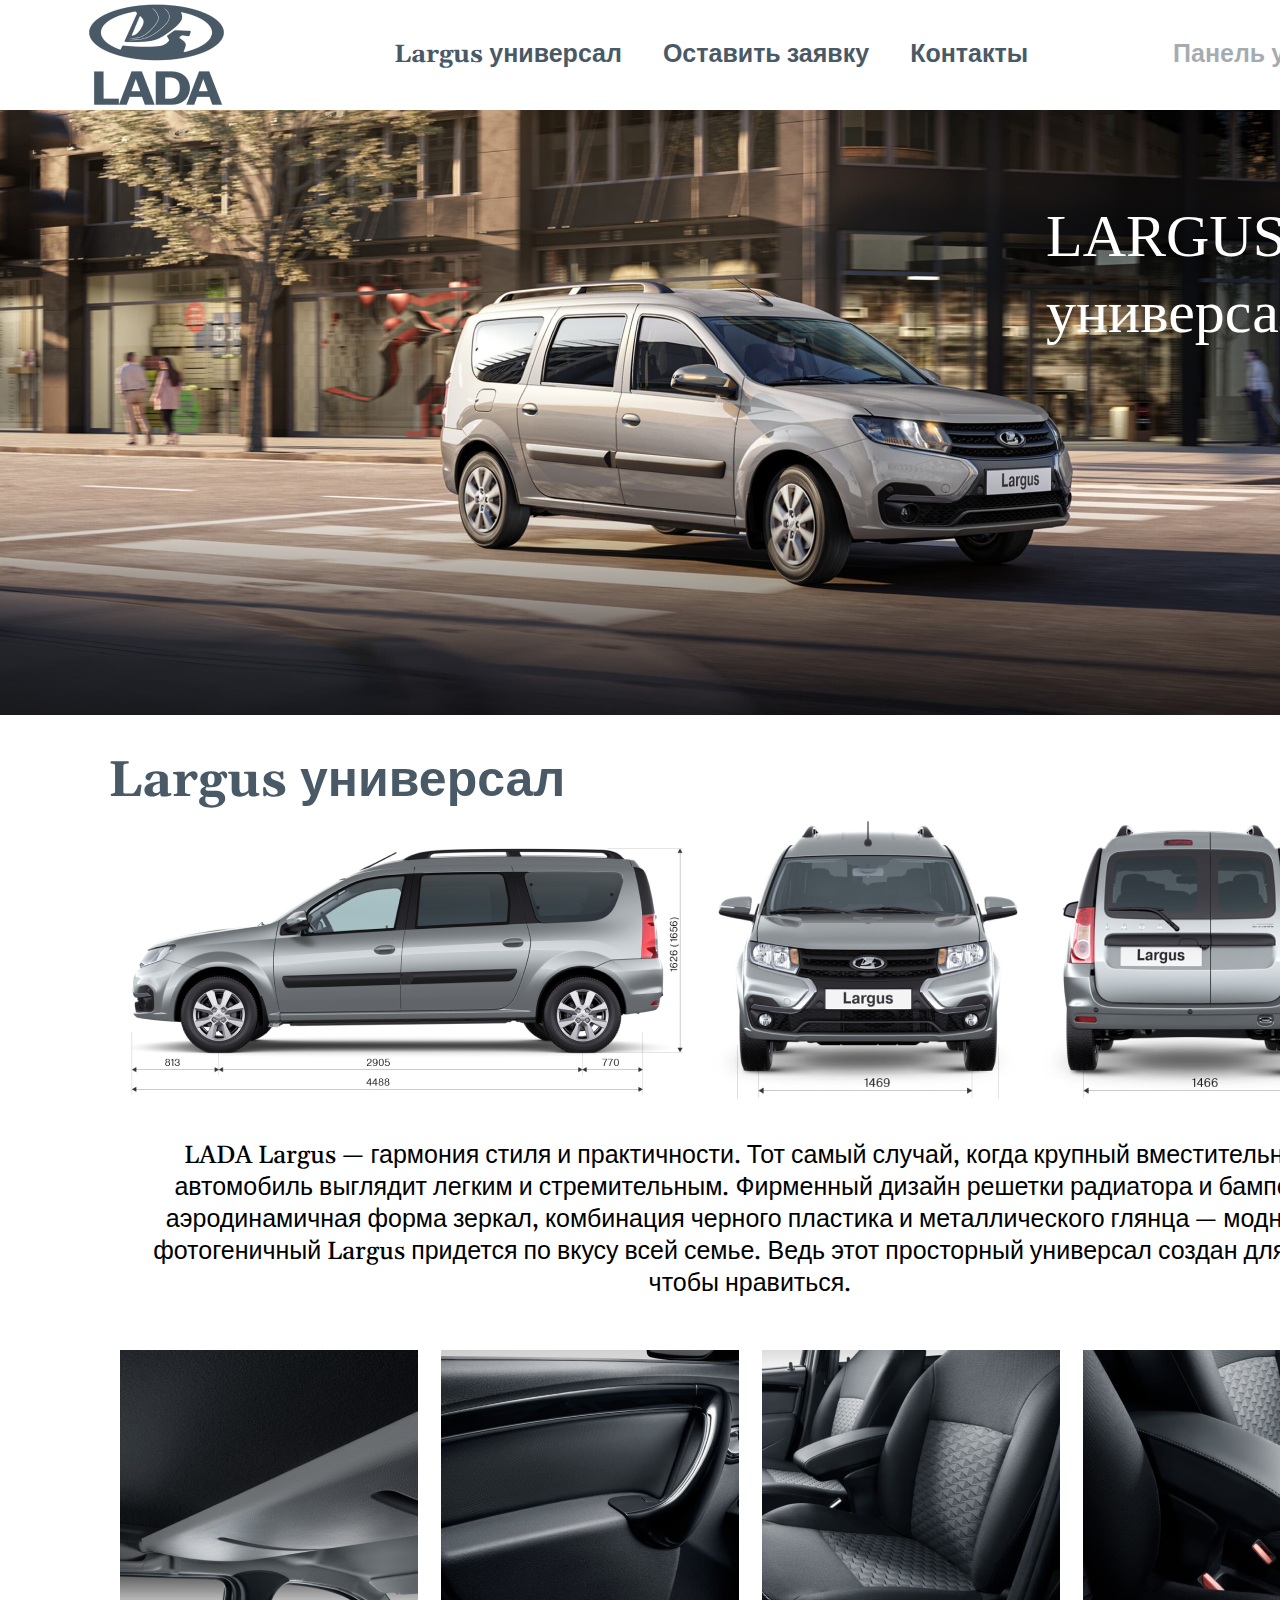
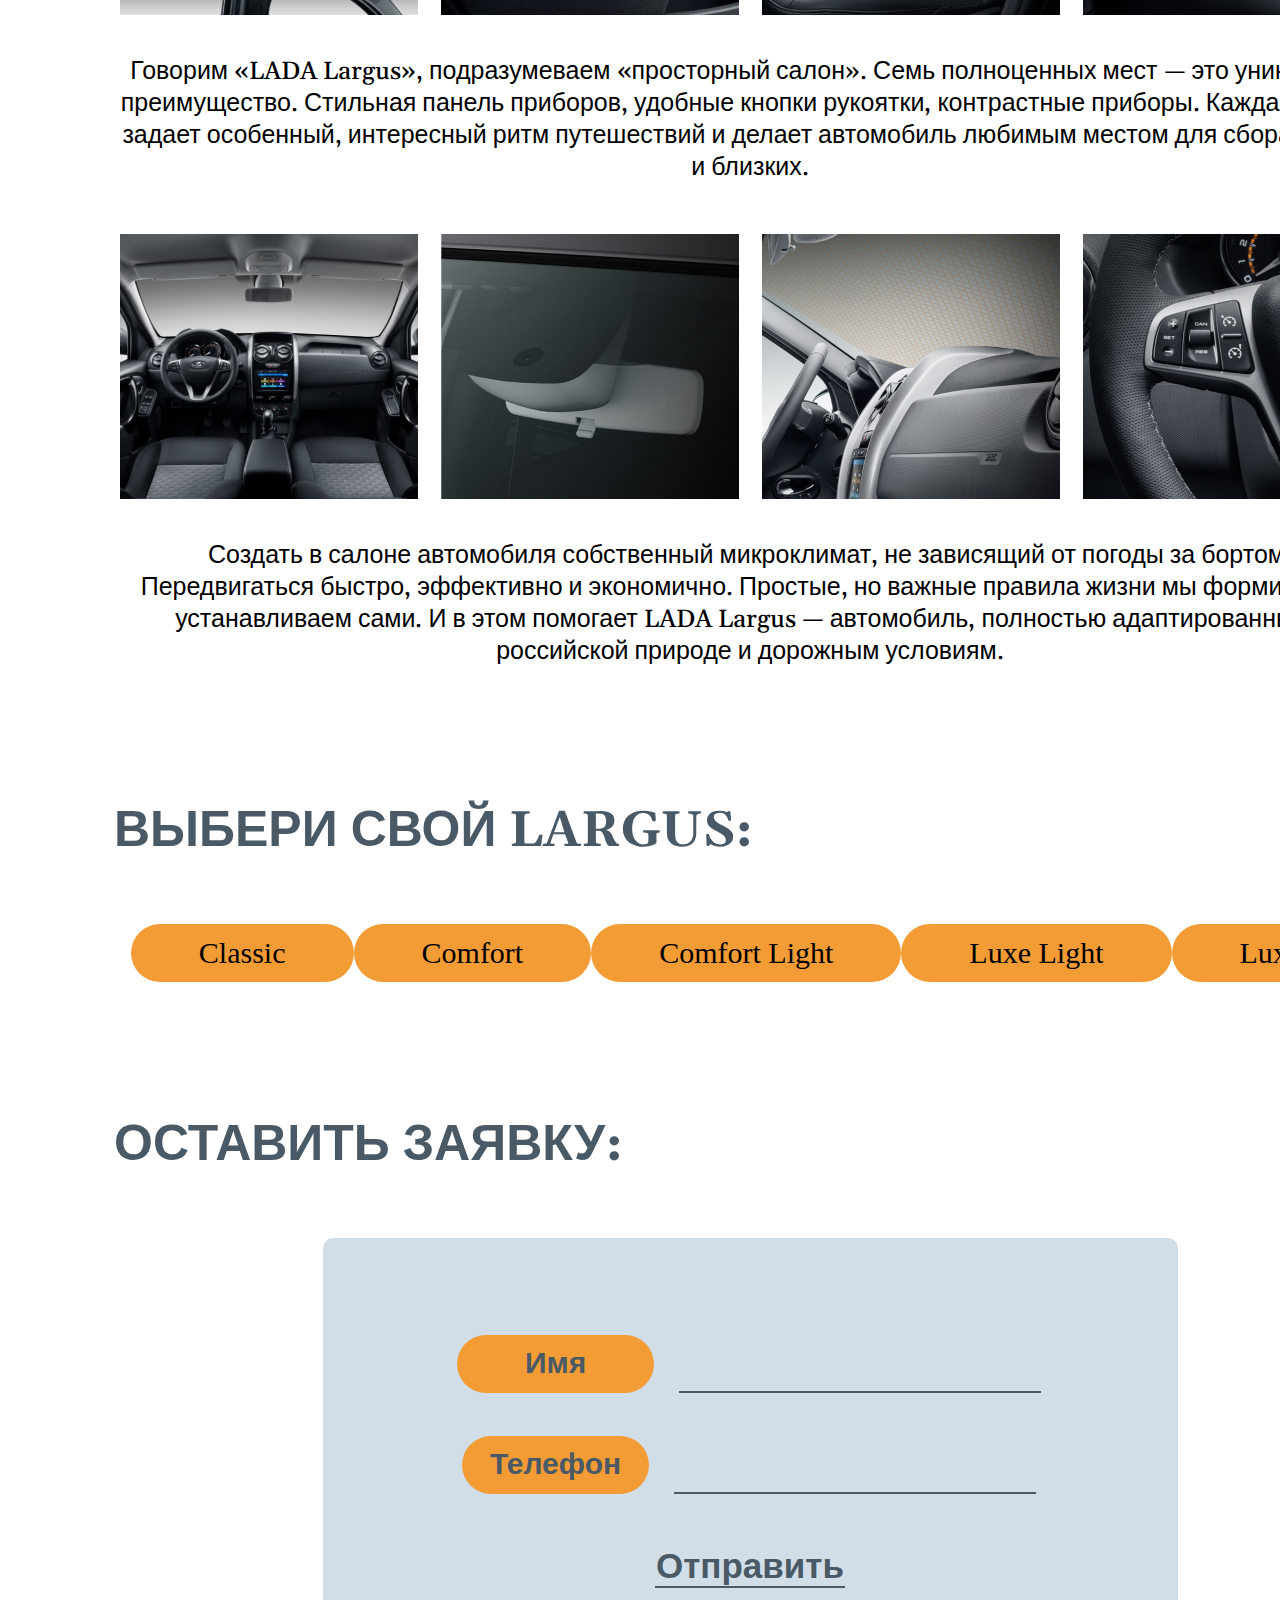
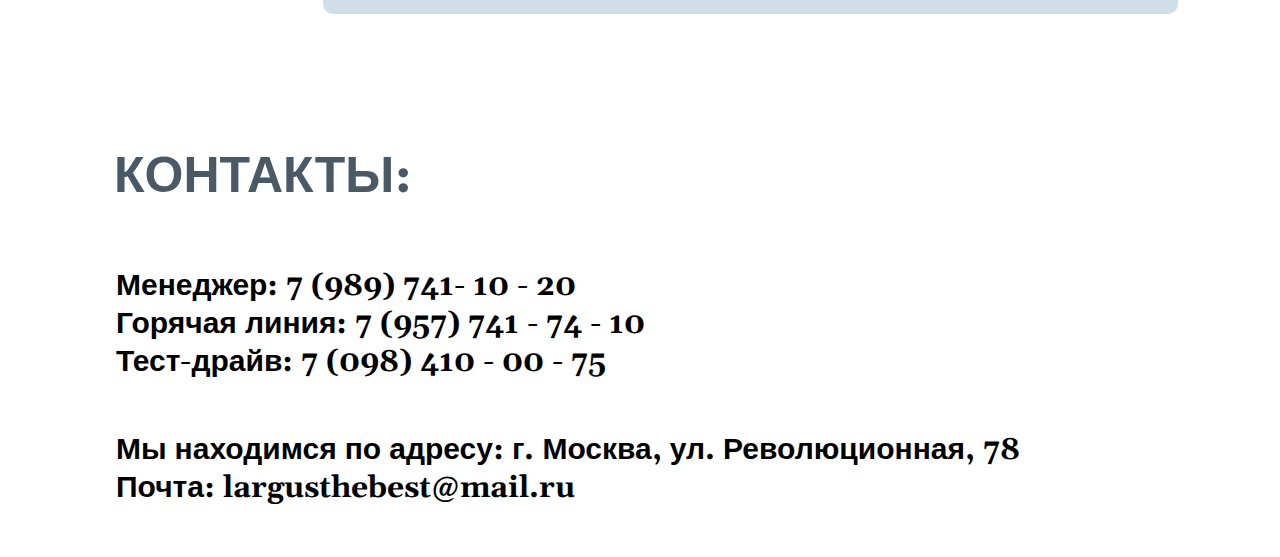
<file: Frame-1/index.html>
<!DOCTYPE html>
<html lang="ru">

<head>
  <meta charset="UTF-8">
  <meta http-equiv="X-UA-Compatible" content="IE=edge">
  <meta name="viewport" content="width=device-width, initial-scale=1.0">
  <link rel="stylesheet" href="sass/main.css">
  <title>Largus</title>
</head>

<body>
  <header class="header">
    <img src="../img/lada_logo.png" alt="lada-logo">
    <ul class="header__list">
      <li><a class="header__list-link" href="#largus">Largus универсал</a></li>
      <li><a class="header__list-link" href="">Оставить заявку</a></li>
      <li><a class="header__list-link" href="#contacts">Контакты</a></li>
      <li class="header__last-child"><a class="header__last-link" href="../Frame-3/index.html">Панель управления</a>
      </li>
    </ul>
  </header>
  <main>
    <div class="container">
      <section class="largus-img">
        <div class="largus-img__block">
          <h1>LARGUS <br>
            универсал</h1>
          <img src="../img/largus_clear_img.png" alt="largus_img">
        </div>
      </section>
      <section id="largus" class="largus-description">
        <h2>Largus универсал</h2>
        <div class="largus-description__block">
          <div class="largus_profile">
            <img src="../img/largus_img2.png" alt="largus_profile">
          </div>
          <div class="largus_enface">
            <img src="../img/largus_img3.png" alt="largus_enface">
          </div>
        </div>
        <p>LADA Largus — гармония стиля и практичности. Тот самый случай, когда крупный вместительный автомобиль
          выглядит легким и
          стремительным. Фирменный дизайн решетки радиатора и бампера, аэродинамичная форма зеркал, комбинация черного
          пластика и
          металлического глянца — модный и фотогеничный Largus придется по вкусу всей семье. Ведь этот просторный
          универсал создан
          для того, чтобы нравиться.</p>
        <div class="largus-description__block-img">
          <img src="../img/salon_img1.png" alt="salon_img1">
          <img src="../img/salon_img2.png" alt="salon_img2">
          <img src="../img/salon_img3.png" alt="salon_img3">
          <img src="../img/salon_img4.png" alt="salon_img4">
        </div>
        <p>Говорим «LADA Largus», подразумеваем «просторный салон». Семь полноценных мест — это уникальное преимущество.
          Стильная
          панель приборов, удобные кнопки рукоятки, контрастные приборы. Каждая деталь задает особенный, интересный ритм
          путешествий и делает автомобиль любимым местом для сбора друзей и близких.</p>
        <div class="largus-description__block-img">
          <img src="../img/salon_img5.png" alt="salon_img5">
          <img src="../img/salon_img6.png" alt="salon_img6">
          <img src="../img/salon_img7.png" alt="salon_img7">
          <img src="../img/salon_img8.png" alt="salon_img8">
        </div>
        <p>Создать в салоне автомобиля собственный микроклимат, не зависящий от погоды за бортом. Передвигаться быстро,
          эффективно
          и экономично. Простые, но важные правила жизни мы формируем и устанавливаем сами. И в этом помогает LADA
          Largus —
          автомобиль, полностью адаптированный к российской природе и дорожным условиям.</p>
      </section>
      <section class="select-largus">
        <h2>ВЫБЕРИ СВОЙ LARGUS:</h2>
        <div class="select-largus__block-btn">
          <a class="select-largus__btn classic">Classic</a>
          <a class="select-largus__btn comfort">Comfort</a>
          <a class="select-largus__btn comfort-light">Comfort Light</a>
          <a class="select-largus__btn luxe-light">Luxe Light</a>
          <a class="select-largus__btn luxe">Luxe</a>
        </div>
        <h2>ОСТАВИТЬ ЗАЯВКУ:</h2>
        <form class="select-largus__form" action="index.html">
          <div class="select-largus__form-block">
            <div class="select-largus__name">
              <div class="select-largus__form-up">Имя</div>
              <input class="select-largus__input" type="text">
            </div>
            <div class="select-largus__phone">
              <div class="select-largus__form-down">Телефон</div>
              <input class="select-largus__input" type="text">
            </div>
          </div>
          <input type="button" class="select-largus__input-send" value="Отправить">
        </form>
      </section>
    </div>
  </main>
  <footer id="contacts" class="footer">
    <h2>КОНТАКТЫ:</h2>
    <div class="footer__contacts-block">
      <p>Менеджер: 7 (989) 741- 10 - 20</p>
      <p>Горячая линия: 7 (957) 741 - 74 - 10</p>
      <p>Тест-драйв: 7 (098) 410 - 00 - 75</p>
    </div>
    <div class="footer__adress-block">
      <p>Мы находимся по адресу: г. Москва, ул. Революционная, 78</p>
      <p>Почта: largusthebest@mail.ru</p>
    </div>
  </footer>
  <div class="modal">
    <div class="modal__body">
      <div class="modal__img-block">
        <div class="modal__close class"></div>
        <h1>LARGUS CLASSIC</h1>
        <p class="modal__litr">1.6 л 8-кл. (90 л.с.)</p>
        <ul class="modal__list">
          <li>Подушка безопасности <br> водителя</li>
          <li>Аудиоподготовка</li>
          <li>15'' стальные диски</li>
          <li>Кондиционер в пакете Start <br> Plus</li>
        </ul>
        <p class="modal__price">от 1 300 900 ₽</p>
        <img src="../img/largus_clear_img.png" alt="largus_img">
      </div>
    </div>
  </div>
  <div class="modal modal-comfort">
    <div class="modal__body">
      <div class="modal__img-block">
        <div class="modal__close com"></div>
        <h1>LARGUS COMFORT</h1>
        <p class="modal__litr">1.6 л 8-кл. (90 л.с.)/1.6 л (106 л.с.)</p>
        <ul class="modal__list">
          <li>Подогрев передних <br> сидений 3х уровневый</li>
          <li>Электропривод и обогрев <br> наружных зеркал</li>
          <li>Кондиционер</li>
          <li>Обогрев ветрового стекла в <br> пакете Multimedia Winter</li>
        </ul>
        <p class="modal__price">от 1 377 900 ₽</p>
        <img src="../img/largus_clear_img.png" alt="largus_img">
      </div>
    </div>
  </div>
  <div class="modal modal-com-light">
    <div class="modal__body">
      <div class="modal__img-block">
        <div class="modal__close com-light"></div>
        <h1>LARGUS COMFORT LIGHT</h1>
        <p class="modal__litr">1.6 л 8-кл. (90 л.с.)/1.6 л (106 л.с.)</p>
        <ul class="modal__list">
          <li>Подогрев передних <br> сидений 3х уровневый</li>
          <li>Электропривод и обогрев <br> наружных зеркал</li>
          <li>Кондиционер</li>
          <li>Аудиоподготовка</li>
        </ul>
        <p class="modal__price">от 1 388 900 ₽</p>
        <img src="../img/largus_clear_img.png" alt="largus_img">
      </div>
    </div>
  </div>
  <div class="modal modal-light-luxe">
    <div class="modal__body">
      <div class="modal__img-block">
        <div class="modal__close light-luxe"></div>
        <h1>LARGUS LIGHT LUXE</h1>
        <p class="modal__litr">1.6 л (106 л.с.)</p>
        <ul class="modal__list">
          <li>Датчики парковки</li>
          <li>Датчики дождя и света</li>
          <li>Круиз-контроль и <br> ограничитель скорости</li>
          <li>Обогрев ветрового стекла в <br> пакете Prestige</li>
        </ul>
        <p class="modal__price">от 1 451 900 ₽</p>
        <img src="../img/largus_clear_img.png" alt="largus_img">
      </div>
    </div>
  </div>
  <div class="modal modal-luxe">
    <div class="modal__body">
      <div class="modal__img-block">
        <div class="modal__close luxe-close"></div>
        <h1>LARGUS LUXE</h1>
        <p class="modal__litr">1.6 л (106 л.с.)</p>
        <ul class="modal__list">
          <li>Камера заднего вида</li>
          <li>Датчики дождя и света</li>
          <li>Круиз-контроль и <br> ограничитель скорости</li>
          <li>Обогрев ветрового стекла в <br> пакете Prestige</li>
        </ul>
        <p class="modal__price">от 1 300 900 ₽</p>
        <img src="../img/largus_clear_img.png" alt="largus_img">
      </div>
    </div>
  </div>
  <div class="modal-wait">
    <div class="modal-wait__body">
      <div class="modal-wait__block">
        <div class="modal-wait__close"></div>
        <p>С Вами свяжется наш менеджер в течение 30 минут. Ожидайте, пожалуйста!</p>
      </div>
    </div>
  </div>
  <script src="../js/script.js"></script>
</body>

</html>
</file>
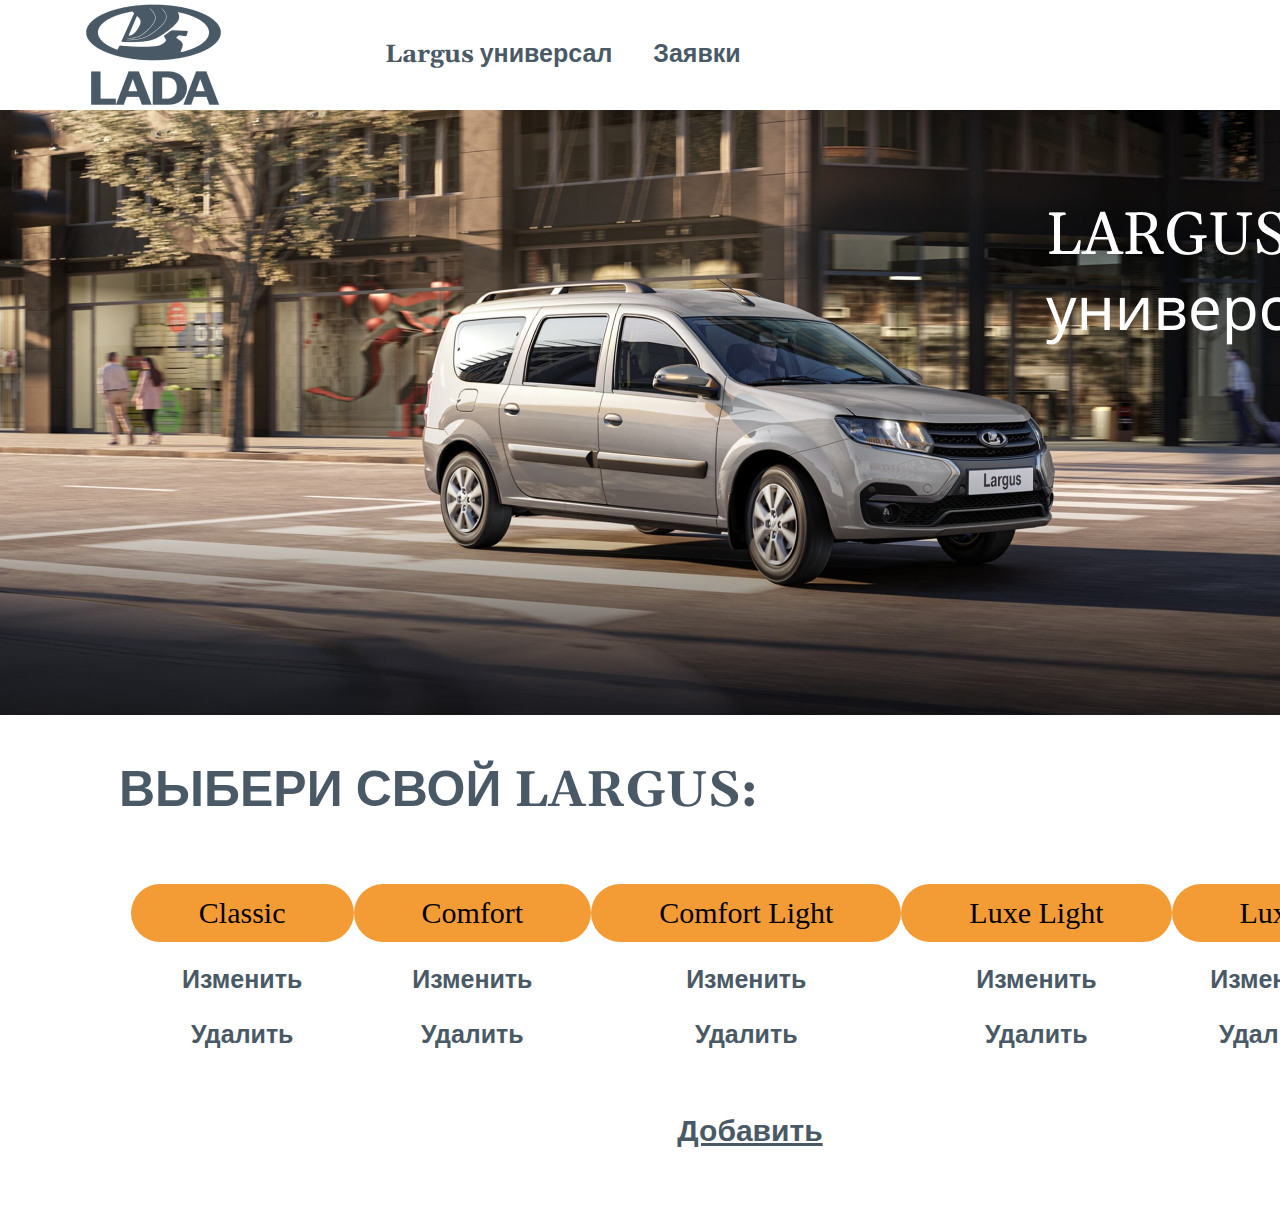
<file: Frame-2/index.html>
<!DOCTYPE html>
<html lang="ru">

<head>
  <meta charset="UTF-8">
  <meta http-equiv="X-UA-Compatible" content="IE=edge">
  <meta name="viewport" content="width=device-width, initial-scale=1.0">
  <link rel="stylesheet" href="sass/style.css">
  <title>Applications</title>
</head>

<body>
  <header class="header">
    <img src="../img/lada_logo.png" alt="lada-logo">
    <ul class="header__list">
      <li><a class="header__list-link" href="">Largus универсал</a></li>
      <li><a class="header__list-link" href="">Заявки</a></li>
      <li class="header__last-child"><a class="header__last-link" href="../Frame-1/index.html">Выйти</a>
      </li>
    </ul>
  </header>
  <main class="main">
    <div class="container">
      <section class="largus-img">
        <div class="largus-img__block">
          <img src="../img/largus_img.png" alt="largus_img">
        </div>
      </section>
      <section class="select-largus">
        <h2>ВЫБЕРИ СВОЙ LARGUS:</h2>
        <div class="select-largus__block-btn">
          <div class="select-largus__block">
            <a class="select-largus__btn classic">Classic</a>
            <a class="select-largus__change" href="">Изменить</a>
            <a class="select-largus__change" href="">Удалить</a>
          </div>
          <div class="select-largus__block">
            <a class="select-largus__btn comfort">Comfort</a>
            <a class="select-largus__change" href="">Изменить</a>
            <a class="select-largus__change" href="">Удалить</a>
          </div>
          <div class="select-largus__block">
            <a class="select-largus__btn comfort-light">Comfort Light</a>
            <a class="select-largus__change" href="">Изменить</a>
            <a class="select-largus__change" href="">Удалить</a>
          </div>
          <div class="select-largus__block">
            <a class="select-largus__btn luxe-light">Luxe Light</a>
            <a class="select-largus__change" href="">Изменить</a>
            <a class="select-largus__change" href="">Удалить</a>
          </div>
          <div class="select-largus__block">
            <a class="select-largus__btn luxe">Luxe</a>
            <a class="select-largus__change" href="">Изменить</a>
            <a class="select-largus__change" href="">Удалить</a>
          </div>
        </div>
        <p><a class="select-largus__add" href="../add/index.html">Добавить</a></p>
      </section>
    </div>
  </main>
</body>

</html>
</file>
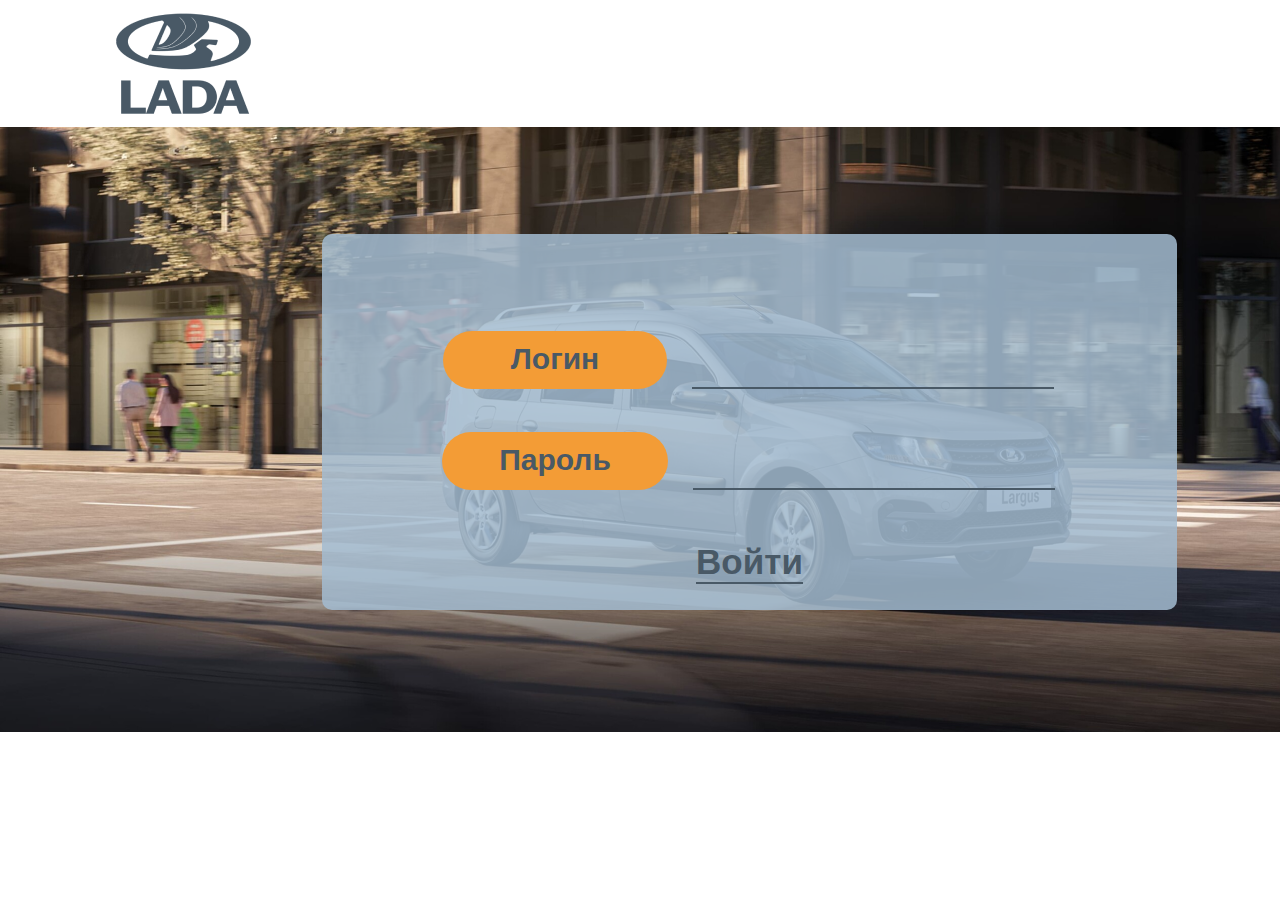
<file: Frame-3/index.html>
<!DOCTYPE html>
<html lang="ru">

<head>
  <meta charset="UTF-8">
  <meta http-equiv="X-UA-Compatible" content="IE=edge">
  <meta name="viewport" content="width=device-width, initial-scale=1.0">
  <link rel="stylesheet" href="sass/style.css">
  <title>Control Panel</title>
</head>

<body>
  <header class="header">
    <img src="../img/lada_logo.png" alt="lada_logo">
  </header>
  <main>
    <section class="entrance">
      <div class="entrance__img-block">
        <img src="../img/largus_clear_img.png" alt="largus_img">
        <form class="entrance__form" action="">
          <div class="entrance__form-block">
            <div class="entrance__login">
              <div class="entrance__form-up">Логин</div>
              <input class="entrance__input" type="text">
            </div>
            <div class="entrance__password">
              <div class="entrance__form-down">Пароль</div>
              <input class="entrance__input" type="text">
            </div>
          </div>
          <input class="entrance__input-signin" type="button" value="Войти">
        </form>
      </div>

    </section>
  </main>
</body>

</html>
</file>
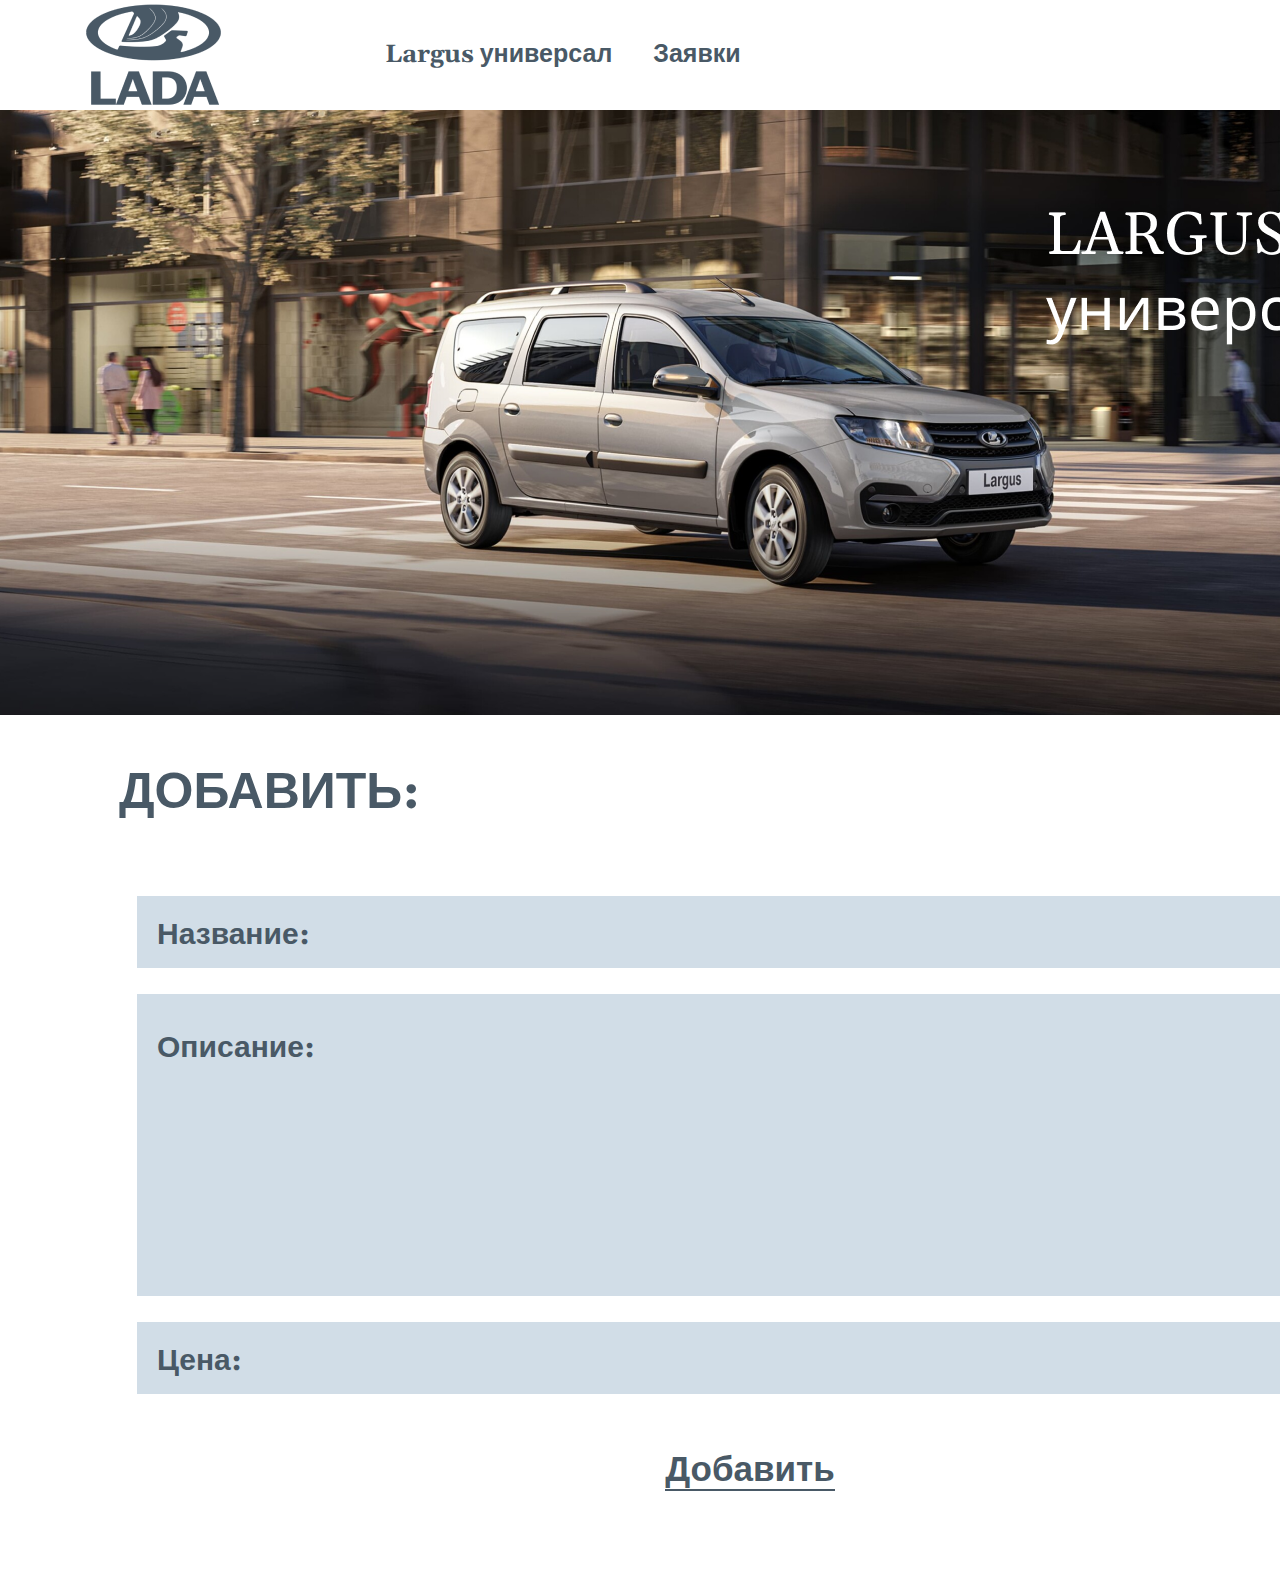
<file: Frame-4/index.html>
<!DOCTYPE html>
<html lang="ru">

<head>
  <meta charset="UTF-8">
  <meta http-equiv="X-UA-Compatible" content="IE=edge">
  <meta name="viewport" content="width=device-width, initial-scale=1.0">
  <link rel="stylesheet" href="sass/style.css">
  <title>Add</title>
</head>

<body>
  <header class="header">
    <img src="../img/lada_logo.png" alt="lada-logo">
    <ul class="header__list">
      <li><a class="header__list-link" href="">Largus универсал</a></li>
      <li><a class="header__list-link" href="">Заявки</a></li>
      <li class="header__last-child"><a class="header__last-link" href="../Frame-1/index.html">Выйти</a>
      </li>
    </ul>
  </header>
  <main class="main">
    <div class="container">
      <section class="largus-img">
        <div class="largus-img__block">
          <img src="../img/largus_img.png" alt="largus_img">
        </div>
      </section>
      <section class="largus-add">
        <h1>ДОБАВИТЬ:</h1>
        <div class="largus-add__form-block">
          <form action="" class="largus-add__form">
            <input class="largus-add__name" type="text" placeholder="Название:">
            <input class="largus-add__description" type="text" placeholder="Описание:">
            <input class="largus-add__price" type="text" placeholder="Цена:">
          </form>
          <div class="largus-add__input-block">
            <input class="largus-add__input-add" type="button" value="Добавить">
          </div>
        </div>
      </section>
    </div>
  </main>
</body>

</html>
</file>
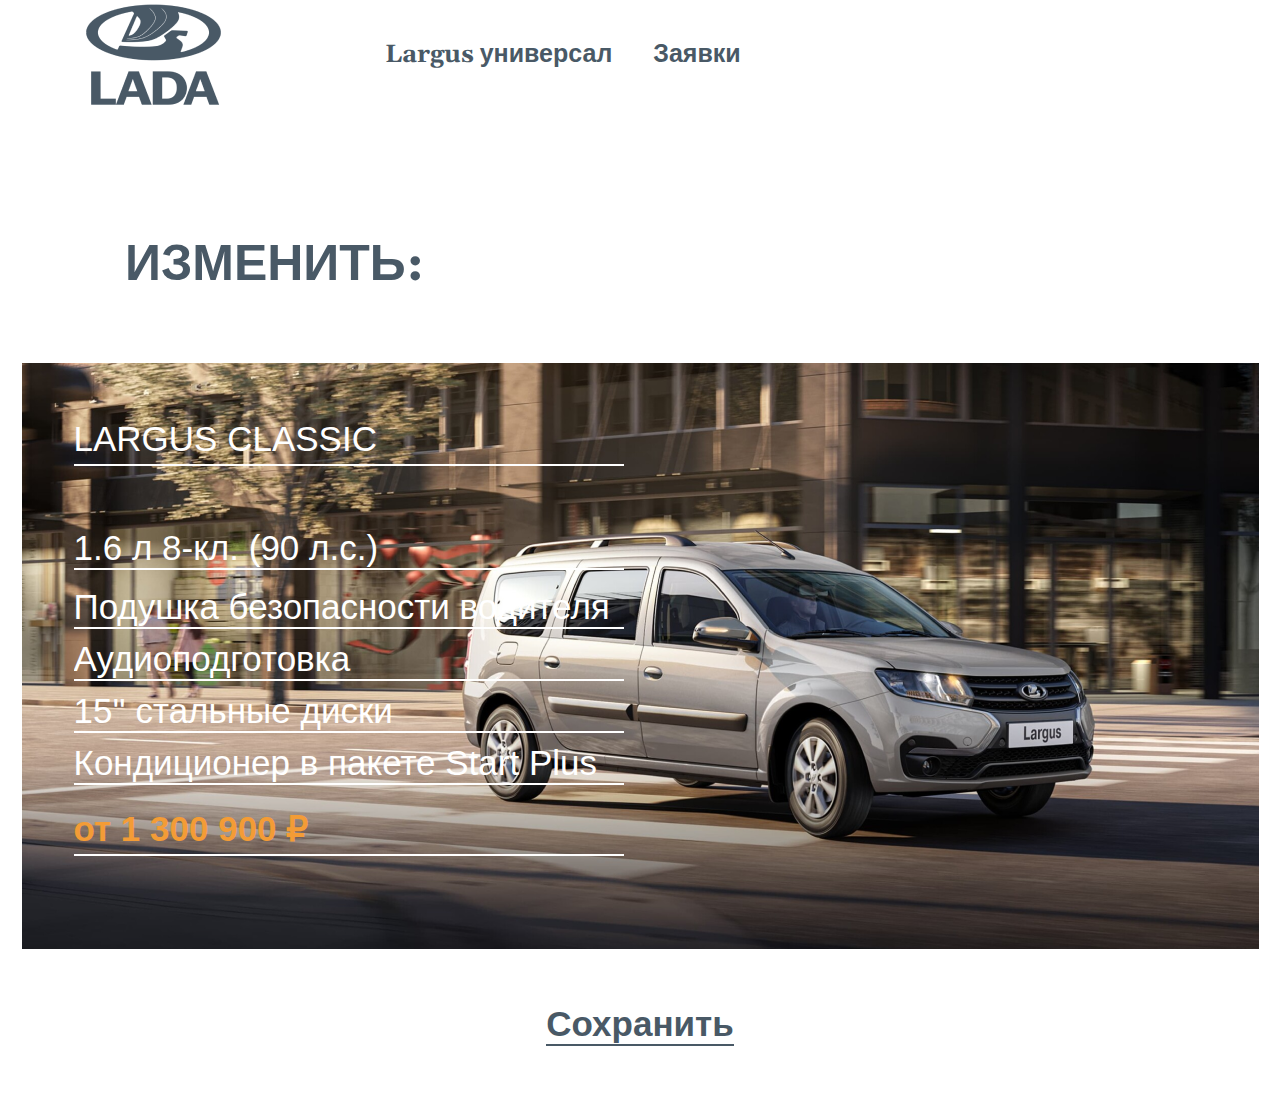
<file: Frame-5/index.html>
<!DOCTYPE html>
<html lang="ru">

<head>
  <meta charset="UTF-8">
  <meta http-equiv="X-UA-Compatible" content="IE=edge">
  <meta name="viewport" content="width=device-width, initial-scale=1.0">
  <link rel="stylesheet" href="sass/style.css">
  <title>Change</title>
</head>

<body>
  <header class="header">
    <img src="../img/lada_logo.png" alt="lada-logo">
    <ul class="header__list">
      <li><a class="header__list-link" href="">Largus универсал</a></li>
      <li><a class="header__list-link" href="">Заявки</a></li>
      <li class="header__last-child"><a class="header__last-link" href="../Frame-1/index.html">Выйти</a>
      </li>
    </ul>
  </header>
  <main>
    <section class="largus-change">
      <h1>ИЗМЕНИТЬ:</h1>
      <form class="largus-change__img-block">
        <input type="text" class="largus-change__type" placeholder="LARGUS CLASSIC">
        <input type="text" class="largus-change__litr" placeholder="1.6 л 8-кл. (90 л.с.)">
        <ul class="largus-change__list">
          <input class="largus-change__input" type="text" placeholder="Подушка безопасности водителя">
          <input class="largus-change__input" type="text" placeholder="Аудиоподготовка">
          <input class="largus-change__input" type="text" placeholder="15'' стальные диски">
          <input class="largus-change__input" type="text" placeholder="Кондиционер в пакете Start Plus">
        </ul>
        <input type="text" class="largus-change__price" placeholder="от 1 300 900 ₽">
        <img src="../img/largus_clear_img.png" alt="largus_img">
      </form>
      <div class="largus-change__input-block">
        <input type="button" value="Сохранить" class="largus-change__input-save">
      </div>
    </section>
  </main>
</body>

</html>
</file>
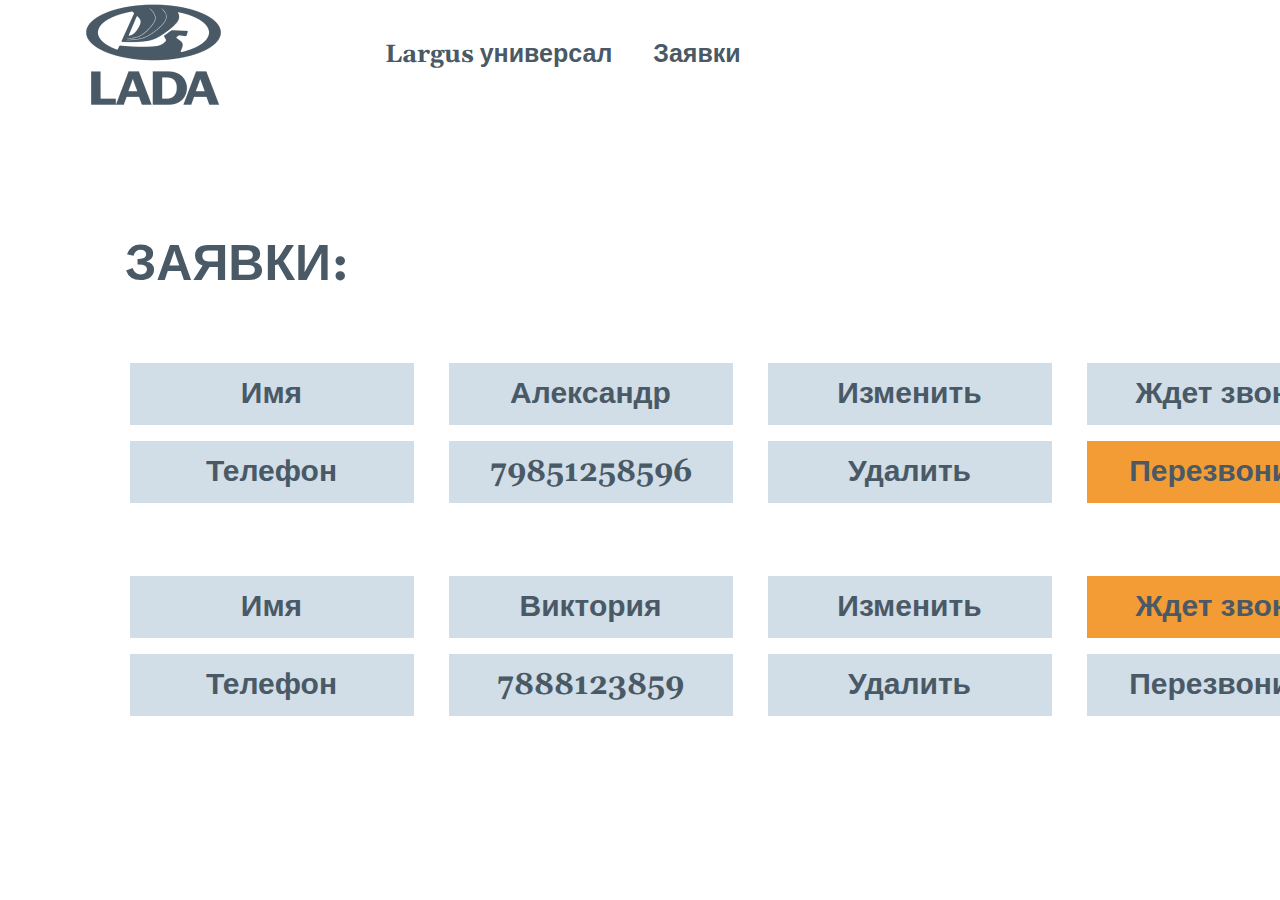
<file: Frame-6/index.html>
<!DOCTYPE html>
<html lang="ru">

<head>
  <meta charset="UTF-8">
  <meta http-equiv="X-UA-Compatible" content="IE=edge">
  <meta name="viewport" content="width=device-width, initial-scale=1.0">
  <link rel="stylesheet" href="sass/style.css">
  <title>Add-applications</title>
</head>

<body>
  <header class="header">
    <img src="../img/lada_logo.png" alt="lada-logo">
    <ul class="header__list">
      <li><a class="header__list-link" href="">Largus универсал</a></li>
      <li><a class="header__list-link" href="">Заявки</a></li>
      <li class="header__last-child"><a class="header__last-link" href="../Frame-1/index.html">Выйти</a>
      </li>
    </ul>
  </header>
  <main>
    <div class="container">
      <section class="applic">
        <h1>ЗАЯВКИ:</h1>
        <div class="applic__main-block">
          <div class="applic__first-block">
            <div class="applic__block">Имя</div>
            <div class="applic__block">Александр</div>
            <div class="applic__block"><a class="applic__change" href="../change-applications/index.html">Изменить</a>
            </div>
            <div class="applic__block">Ждет звонка</div>
          </div>
          <div class="applic__second-block">
            <div class="applic__block">Телефон</div>
            <div class="applic__block">79851258596</div>
            <div class="applic__block"><a class="applic__del" href="">Удалить</a></div>
            <div class="applic__block orange">Перезвонили</div>
          </div>
        </div>
        <div class="applic__main-block">
          <div class="applic__first-block">
            <div class="applic__block">Имя</div>
            <div class="applic__block">Виктория</div>
            <div class="applic__block"><a class="applic__change" href="../change-applications/index.html">Изменить</a>
            </div>
            <div class="applic__block orange">Ждет звонка</div>
          </div>
          <div class="applic__second-block">
            <div class="applic__block">Телефон</div>
            <div class="applic__block">7888123859</div>
            <div class="applic__block"><a class="applic__del" href="">Удалить</a></div>
            <div class="applic__block">Перезвонили</div>
          </div>
        </div>
      </section>
    </div>
  </main>
</body>

</html>
</file>
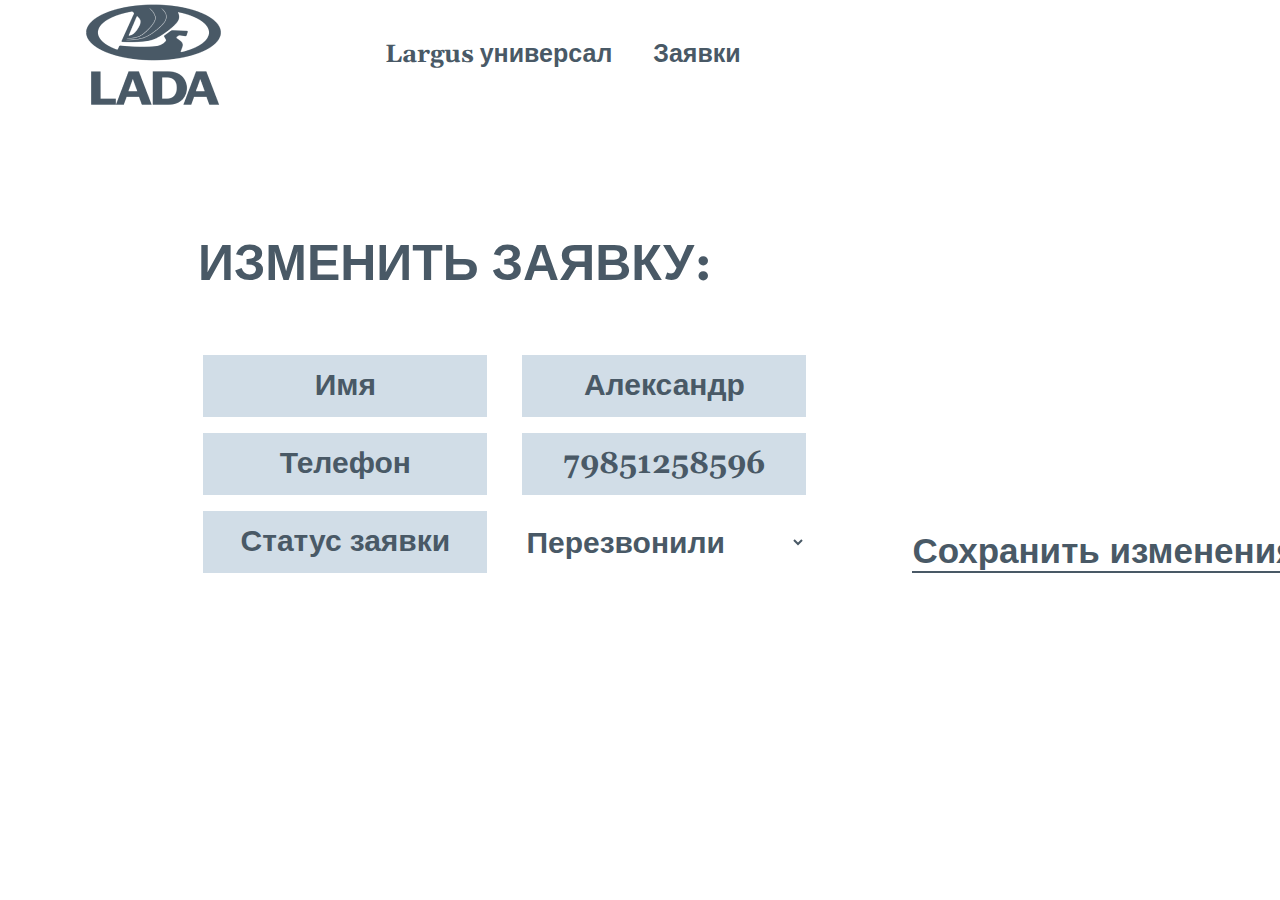
<file: Frame-7/index.html>
<!DOCTYPE html>
<html lang="ru">

<head>
  <meta charset="UTF-8">
  <meta http-equiv="X-UA-Compatible" content="IE=edge">
  <meta name="viewport" content="width=device-width, initial-scale=1.0">
  <link rel="stylesheet" href="sass/style.css">
  <title>Chande-applications</title>
</head>

<body>
  <header class="header">
    <img src="../img/lada_logo.png" alt="lada-logo">
    <ul class="header__list">
      <li><a class="header__list-link" href="">Largus универсал</a></li>
      <li><a class="header__list-link" href="">Заявки</a></li>
      <li class="header__last-child"><a class="header__last-link" href="../Frame-1/index.html">Выйти</a>
      </li>
    </ul>
  </header>
  <main>
    <div class="container">
      <section class="change-applic">
        <h1>ИЗМЕНИТЬ ЗАЯВКУ:</h1>
        <div class="change-applic__main-block">
          <div class="change-applic__first-block">
            <div class="change-applic__block">Имя</div>
            <div class="change-applic__block">Телефон</div>
            <div class="change-applic__block">Статус заявки</div>
          </div>
          <div class="change-applic__second-block">
            <div class="change-applic__block">Александр</div>
            <div class="change-applic__block">79851258596</div>
            <select class="change-applic__select">
              <option>Перезвонили</option>
              <option>Ждет звонка</option>
            </select>
          </div>
          <input class="change-applic__input-save" type="button" value="Сохранить изменения">
        </div>
      </section>
    </div>
  </main>
</body>

</html>
</file>
<file: Frame-1/sass/main.css>
@import url("https://fonts.googleapis.com/css2?family=Gelasio:wght@500&family=Roboto&display=swap");
*,
*::before,
*::after {
  box-sizing: border-box;
  margin: 0;
  padding: 0;
}

body,
h1,
h2,
h3,
h4,
h5,
p,
figure,
picture {
  margin: 0;
}

section,
main,
footer,
header,
article {
  display: block;
}

html {
  font-size: 10px;
  scroll-behavior: smooth;
}

.container {
  width: 1500px;
  margin: 0 auto;
}

.header {
  display: flex;
  width: 1500px;
  margin: 0 auto;
  justify-content: space-around;
}
.header__list {
  font-size: 2.5rem;
  font-style: normal;
  font-weight: 700;
  line-height: 3.2rem;
  display: flex;
  gap: 41px;
  list-style: none;
  align-self: center;
}
.header__last-child {
  font-size: 2.5rem;
  font-style: normal;
  font-weight: 700;
  line-height: 3.2rem;
  margin-left: 104px;
}
.header__list-link {
  color: #495966;
  text-decoration: none;
}
.header__list-link:hover {
  color: rgba(73, 89, 102, 0.5);
  text-decoration: none;
}
.header__last-link {
  color: rgba(73, 89, 102, 0.5);
  text-decoration: none;
}
.header__last-link:hover {
  color: #495966;
  text-decoration: none;
}

.largus-description h2 {
  font-size: 5rem;
  font-style: normal;
  font-weight: 700;
  line-height: 6.3rem;
  color: #495966;
  margin-left: 108px;
}
.largus-description__block {
  display: flex;
  justify-content: center;
  margin-bottom: 39px;
}
.largus-description__block-img {
  display: flex;
  justify-content: center;
  gap: 23px;
  margin-bottom: 41px;
  margin-top: 50px;
}
.largus-description p {
  width: 1261px;
  font-size: 2.5rem;
  font-style: normal;
  font-weight: 500;
  line-height: 3.2rem;
  text-align: center;
  margin-bottom: 50px;
  margin: 0 auto;
}

.select-largus {
  margin-top: 132px;
  margin-bottom: 132px;
}
.select-largus__btn {
  font-size: 3rem;
  font-style: normal;
  font-weight: 500;
  line-height: 3.8rem;
  background: #f39c36;
  border-radius: 30px;
  border: none;
  padding: 10px 68px;
  cursor: pointer;
}
.select-largus__btn:hover {
  background: yellow;
  transition: 0.3s;
}
.select-largus h2 {
  font-size: 5rem;
  font-style: normal;
  font-weight: 700;
  line-height: 6.3rem;
  color: #495966;
  margin-left: 114px;
  margin-bottom: 61px;
}
.select-largus__block-btn {
  display: flex;
  justify-content: center;
  margin-bottom: 132px;
}
.select-largus__input-send {
  width: 190px;
  color: #495966;
  border: none;
  border-bottom: 2px solid #495966;
  background-color: transparent;
  outline: none;
  font-size: 3.5rem;
  font-weight: 600;
  cursor: pointer;
  margin-bottom: 26px;
}
.select-largus__input-send:hover {
  color: rgba(73, 89, 102, 0.5);
}
.select-largus__input {
  width: 362.02px;
  border: none;
  border-bottom: 2px solid #495966;
  background-color: transparent;
  color: inherit;
  outline: none;
  font-size: 3.5rem;
}
.select-largus__form-up {
  font-size: 3rem;
  font-style: normal;
  font-weight: 600;
  line-height: 3.8rem;
  background: #f39c36;
  color: #495966;
  border-radius: 30px;
  border: none;
  padding: 10px 68px;
}
.select-largus__form-down {
  font-size: 3rem;
  font-style: normal;
  font-weight: 600;
  line-height: 3.8rem;
  background: #f39c36;
  color: #495966;
  border-radius: 30px;
  border: none;
  padding: 10px 28px;
}
.select-largus__form-block {
  display: flex;
  flex-direction: column;
  align-items: center;
  gap: 43px;
  padding: 97px 108.98px 52px 107px;
}
.select-largus__form {
  display: flex;
  flex-direction: column;
  align-items: center;
  width: 855px;
  margin: 0 auto;
  background: rgba(163, 188, 208, 0.5);
  border-radius: 10px;
}
.select-largus__send {
  font-size: 3rem;
  font-style: normal;
  font-weight: 600;
  line-height: 3.8rem;
  color: #495966;
  text-decoration: underline;
  cursor: pointer;
}
.select-largus__send:hover {
  color: rgba(73, 89, 102, 0.5);
}
.select-largus p {
  text-align: center;
  padding-bottom: 26px;
}
.select-largus__name {
  display: flex;
  gap: 25px;
}
.select-largus__phone {
  display: flex;
  gap: 25px;
}

.footer {
  width: 1500px;
  margin: 0 auto;
}
.footer h2 {
  font-size: 5rem;
  font-style: normal;
  font-weight: 700;
  line-height: 6.3rem;
  color: #495966;
  margin-left: 114px;
  margin-bottom: 58px;
}
.footer p {
  font-size: 3rem;
  font-style: normal;
  font-weight: 700;
  line-height: 3.8rem;
}
.footer__contacts-block {
  margin-bottom: 50px;
  margin-left: 116px;
}
.footer__adress-block {
  margin-bottom: 50px;
  margin-left: 116px;
}

.modal-wait p, .modal__list, .header__list, .header__last-child, .largus-description h2, .largus-description p, .select-largus h2, .select-largus__form-up, .select-largus__form-down, .select-largus__send, .footer h2, .footer p {
  font-family: "Gelasio", Verdana, sans-serif;
}

.largus-img {
  margin-bottom: 35px;
}
.largus-img__block {
  position: relative;
  width: 100%;
  height: 605px;
  overflow: hidden;
}
.largus-img h1 {
  position: absolute;
  left: 1046px;
  top: 88px;
  font-size: 6rem;
  font-style: normal;
  font-weight: 400;
  line-height: 7.6rem;
  color: white;
}

.modal {
  position: fixed;
  width: 100%;
  height: 100%;
  background-color: rgba(0, 0, 0, 0.8);
  top: 0;
  left: 0;
  display: none;
}
.modal__img-block {
  position: relative;
  width: 1116px;
  height: 586px;
  overflow: hidden;
  margin: 0 auto;
  cursor: default;
}
.modal h1 {
  position: absolute;
  left: 52px;
  top: 50px;
  font-size: 4rem;
  font-style: normal;
  font-weight: 400;
  line-height: 5.1rem;
  color: white;
}
.modal__litr {
  position: absolute;
  left: 52px;
  top: 165px;
  font-size: 2.5rem;
  font-style: normal;
  font-weight: 400;
  line-height: 3.2rem;
  color: white;
}
.modal__list {
  position: absolute;
  left: 52px;
  top: 224px;
  font-size: 2.5rem;
  font-style: normal;
  font-weight: 600;
  line-height: 3.2rem;
  color: white;
}
.modal__price {
  position: absolute;
  left: 52px;
  top: 440px;
  font-size: 4rem;
  font-style: normal;
  font-weight: 600;
  line-height: 5.1rem;
  color: #f39c36;
}
.modal__close {
  width: 4em;
  height: 4em;
  position: absolute;
  left: 1028.73px;
  top: 49.31px;
  background-color: white;
  -webkit-clip-path: polygon(20% 0%, 0% 20%, 30% 50%, 0% 80%, 20% 100%, 50% 70%, 80% 100%, 100% 80%, 70% 50%, 100% 20%, 80% 0%, 50% 30%);
          clip-path: polygon(20% 0%, 0% 20%, 30% 50%, 0% 80%, 20% 100%, 50% 70%, 80% 100%, 100% 80%, 70% 50%, 100% 20%, 80% 0%, 50% 30%);
  cursor: pointer;
}
.modal__close:hover {
  background-color: #495966;
}
.modal__body {
  min-height: 100%;
  display: flex;
  align-items: center;
  justify-content: center;
  padding: 30px 10px;
}

.modal-active {
  display: block;
}

.modal-wait {
  position: fixed;
  width: 100%;
  height: 100%;
  background-color: rgba(0, 0, 0, 0.8);
  top: 0;
  left: 0;
  display: none;
}
.modal-wait p {
  font-size: 3rem;
  font-style: normal;
  font-weight: 600;
  line-height: 3.8rem;
  text-align: center;
  text-decoration-line: underline;
  color: #495966;
}
.modal-wait__close {
  width: 4em;
  height: 4em;
  position: absolute;
  left: 767px;
  top: 32px;
  background-color: black;
  -webkit-clip-path: polygon(20% 0%, 0% 20%, 30% 50%, 0% 80%, 20% 100%, 50% 70%, 80% 100%, 100% 80%, 70% 50%, 100% 20%, 80% 0%, 50% 30%);
          clip-path: polygon(20% 0%, 0% 20%, 30% 50%, 0% 80%, 20% 100%, 50% 70%, 80% 100%, 100% 80%, 70% 50%, 100% 20%, 80% 0%, 50% 30%);
  cursor: pointer;
}
.modal-wait__close:hover {
  background-color: white;
}
.modal-wait__body {
  min-height: 100%;
  display: flex;
  align-items: center;
  justify-content: center;
  padding: 30px 10px;
}
.modal-wait__block {
  position: relative;
  width: 855px;
  background: rgb(163, 188, 208);
  border-radius: 10px;
  padding: 157px 169px 174px 169px;
}

.modal-active {
  display: block;
}/*# sourceMappingURL=main.css.map */
</file>
<file: Frame-2/sass/style.css>
@import url("https://fonts.googleapis.com/css2?family=Gelasio:wght@500&family=Roboto&display=swap");
.header {
  display: flex;
  width: 1500px;
  margin: 0 auto;
  justify-content: space-around;
}
.header__list {
  font-size: 2.5rem;
  font-style: normal;
  font-weight: 700;
  line-height: 3.2rem;
  display: flex;
  gap: 41px;
  list-style: none;
  align-self: center;
}
.header__last-child {
  font-size: 2.5rem;
  font-style: normal;
  font-weight: 700;
  line-height: 3.2rem;
  margin-left: 558px;
}
.header__list-link {
  color: #495966;
  text-decoration: none;
}
.header__list-link:hover {
  color: rgba(73, 89, 102, 0.5);
  text-decoration: none;
}
.header__last-link {
  color: rgba(73, 89, 102, 0.5);
  text-decoration: none;
}
.header__last-link:hover {
  color: #495966;
  text-decoration: none;
}

.largus-img__block {
  width: 100%;
  height: 605px;
  overflow: hidden;
}

.select-largus {
  margin-top: 45px;
}
.select-largus__btn {
  font-size: 3rem;
  font-style: normal;
  font-weight: 500;
  line-height: 3.8rem;
  background: #f39c36;
  border-radius: 30px;
  border: none;
  padding: 10px 68px;
  cursor: pointer;
}
.select-largus__btn:hover {
  background: yellow;
  transition: 0.3s;
}
.select-largus h2 {
  font-size: 5rem;
  font-style: normal;
  font-weight: 700;
  line-height: 6.3rem;
  color: #495966;
  margin-left: 119px;
  margin-bottom: 61px;
}
.select-largus__block-btn {
  display: flex;
  justify-content: center;
  margin-bottom: 61px;
}
.select-largus__block {
  display: flex;
  flex-direction: column;
}
.select-largus__change {
  font-size: 2.5rem;
  font-style: normal;
  font-weight: 600;
  line-height: 3.2rem;
  text-decoration: none;
  text-align: center;
  padding-top: 23px;
  color: #495966;
}
.select-largus__change:hover {
  color: rgba(73, 89, 102, 0.5);
}
.select-largus p {
  font-size: 3rem;
  font-style: normal;
  font-weight: 600;
  line-height: 3.8rem;
  text-align: center;
  margin-bottom: 61px;
}
.select-largus__add {
  color: #495966;
}
.select-largus__add:hover {
  color: rgba(73, 89, 102, 0.5);
}

*,
*::before,
*::after {
  box-sizing: border-box;
  margin: 0;
  padding: 0;
}

body,
h1,
h2,
h3,
h4,
h5,
p,
figure,
picture {
  margin: 0;
}

section,
main,
footer,
header,
article {
  display: block;
}

html {
  font-size: 10px;
  scroll-behavior: smooth;
}

.container {
  width: 1500px;
  margin: 0 auto;
}

.header__list, .header__last-child, .select-largus h2, .select-largus__change, .select-largus p {
  font-family: "Gelasio", Verdana, sans-serif;
}/*# sourceMappingURL=style.css.map */
</file>
<file: Frame-3/sass/style.css>
@import url("https://fonts.googleapis.com/css2?family=Gelasio:wght@500&family=Roboto&display=swap");
*,
*::before,
*::after {
  box-sizing: border-box;
  margin: 0;
  padding: 0;
}

body,
h1,
h2,
h3,
h4,
h5,
p,
figure,
picture {
  margin: 0;
}

section,
main,
footer,
header,
article {
  display: block;
}

html {
  font-size: 10px;
  scroll-behavior: smooth;
}

.container {
  width: 1500px;
  margin: 0 auto;
}

.header {
  width: 1500px;
  margin: 0 auto;
}
.header img {
  margin: 9px 0 6px 108px;
}

.entrance {
  width: 1500px;
  margin: 0 auto;
}
.entrance__img-block {
  position: relative;
  width: 100%;
  height: 605px;
  overflow: hidden;
}
.entrance__form-up {
  font-size: 3rem;
  font-style: normal;
  font-weight: 600;
  line-height: 3.8rem;
  background: #f39c36;
  color: #495966;
  border-radius: 30px;
  border: none;
  padding: 10px 68px;
}
.entrance__form-down {
  font-size: 3rem;
  font-style: normal;
  font-weight: 600;
  line-height: 3.8rem;
  background: #f39c36;
  color: #495966;
  border-radius: 30px;
  border: none;
  padding: 10px 57px;
}
.entrance__form-block {
  display: flex;
  flex-direction: column;
  align-items: center;
  gap: 43px;
  padding: 97px 108.98px 52px 107px;
}
.entrance__form {
  display: flex;
  flex-direction: column;
  align-items: center;
  position: absolute;
  left: 322px;
  top: 107px;
  width: 855px;
  margin: 0 auto;
  background: rgba(163, 188, 208, 0.86);
  border-radius: 10px;
}
.entrance__login {
  display: flex;
  gap: 25px;
}
.entrance__password {
  display: flex;
  gap: 25px;
}
.entrance__input {
  width: 362.02px;
  border: none;
  border-bottom: 2px solid #495966;
  background-color: transparent;
  color: inherit;
  outline: none;
  font-size: 3.5rem;
}
.entrance__input-signin {
  border: none;
  border-bottom: 2px solid #495966;
  background-color: transparent;
  color: #495966;
  outline: none;
  font-size: 3.5rem;
  font-weight: 600;
  cursor: pointer;
  margin-bottom: 26px;
}
.entrance__input-signin:hover {
  color: rgba(73, 89, 102, 0.5);
}

.entrance__form-up, .entrance__form-down {
  font-family: "Gelasio", Verdana, sans-serif;
}/*# sourceMappingURL=style.css.map */
</file>
<file: Frame-4/sass/style.css>
@import url("https://fonts.googleapis.com/css2?family=Gelasio:wght@500&family=Roboto&display=swap");
.header {
  display: flex;
  width: 1500px;
  margin: 0 auto;
  justify-content: space-around;
}
.header__list {
  font-size: 2.5rem;
  font-style: normal;
  font-weight: 700;
  line-height: 3.2rem;
  display: flex;
  gap: 41px;
  list-style: none;
  align-self: center;
}
.header__last-child {
  font-size: 2.5rem;
  font-style: normal;
  font-weight: 700;
  line-height: 3.2rem;
  margin-left: 558px;
}
.header__list-link {
  color: #495966;
  text-decoration: none;
}
.header__list-link:hover {
  color: rgba(73, 89, 102, 0.5);
  text-decoration: none;
}
.header__last-link {
  color: rgba(73, 89, 102, 0.5);
  text-decoration: none;
}
.header__last-link:hover {
  color: #495966;
  text-decoration: none;
}

*,
*::before,
*::after {
  box-sizing: border-box;
  margin: 0;
  padding: 0;
}

body,
h1,
h2,
h3,
h4,
h5,
p,
figure,
picture {
  margin: 0;
}

section,
main,
footer,
header,
article {
  display: block;
}

html {
  font-size: 10px;
  scroll-behavior: smooth;
}

.container {
  width: 1500px;
  margin: 0 auto;
}

.largus-add__price::-moz-placeholder, .largus-add__name::-moz-placeholder, .largus-add__description::-moz-placeholder {
  font-family: "Gelasio", Verdana, sans-serif;
}

.largus-add__price::placeholder, .largus-add__name::placeholder, .largus-add__description::placeholder, .largus-add h1, .header__list, .header__last-child {
  font-family: "Gelasio", Verdana, sans-serif;
}

.largus-add {
  margin-bottom: 102px;
}
.largus-add h1 {
  font-size: 5rem;
  font-style: normal;
  font-weight: 700;
  line-height: 6.3rem;
  color: #495966;
  margin-left: 119px;
  margin-top: 45px;
  margin-bottom: 71px;
}
.largus-add__form {
  display: flex;
  flex-direction: column;
  gap: 26px;
}
.largus-add__name {
  width: 1226px;
  height: 72px;
  background: rgba(163, 188, 208, 0.5);
  border: none;
}
.largus-add__description {
  width: 1226px;
  height: 302px;
  background: rgba(163, 188, 208, 0.5);
  border: none;
}
.largus-add__price {
  width: 1226px;
  height: 72px;
  background: rgba(163, 188, 208, 0.5);
  border: none;
}
.largus-add__form-block {
  display: flex;
  flex-direction: column;
  align-items: center;
}
.largus-add input {
  font-size: 3.5rem;
}
.largus-add__input-add {
  border: none;
  border-bottom: 2px solid #495966;
  background-color: transparent;
  color: #495966;
  outline: none;
  font-size: 3.5rem;
  font-weight: 600;
  cursor: pointer;
}
.largus-add__input-add:hover {
  color: rgba(73, 89, 102, 0.5);
}
.largus-add__input-block {
  margin-top: 55px;
}

.largus-add__description::-moz-placeholder {
  font-size: 3rem;
  font-style: normal;
  font-weight: 700;
  line-height: 3.8rem;
  color: #495966;
  text-align: start;
  transform: translateY(-100px) translateX(20px);
}

.largus-add__description::placeholder {
  font-size: 3rem;
  font-style: normal;
  font-weight: 700;
  line-height: 3.8rem;
  color: #495966;
  text-align: start;
  transform: translateY(-100px) translateX(20px);
}

.largus-add__name::-moz-placeholder {
  font-size: 3rem;
  font-style: normal;
  font-weight: 700;
  line-height: 3.8rem;
  color: #495966;
  text-align: start;
  transform: translateX(20px);
}

.largus-add__name::placeholder {
  font-size: 3rem;
  font-style: normal;
  font-weight: 700;
  line-height: 3.8rem;
  color: #495966;
  text-align: start;
  transform: translateX(20px);
}

.largus-add__price::-moz-placeholder {
  font-size: 3rem;
  font-style: normal;
  font-weight: 700;
  line-height: 3.8rem;
  color: #495966;
  text-align: start;
  transform: translateX(20px);
}

.largus-add__price::placeholder {
  font-size: 3rem;
  font-style: normal;
  font-weight: 700;
  line-height: 3.8rem;
  color: #495966;
  text-align: start;
  transform: translateX(20px);
}/*# sourceMappingURL=style.css.map */
</file>
<file: Frame-5/sass/style.css>
@import url("https://fonts.googleapis.com/css2?family=Gelasio:wght@500&family=Roboto&display=swap");
.header {
  display: flex;
  width: 1500px;
  margin: 0 auto;
  justify-content: space-around;
}
.header__list {
  font-size: 2.5rem;
  font-style: normal;
  font-weight: 700;
  line-height: 3.2rem;
  display: flex;
  gap: 41px;
  list-style: none;
  align-self: center;
}
.header__last-child {
  font-size: 2.5rem;
  font-style: normal;
  font-weight: 700;
  line-height: 3.2rem;
  margin-left: 558px;
}
.header__list-link {
  color: #495966;
  text-decoration: none;
}
.header__list-link:hover {
  color: rgba(73, 89, 102, 0.5);
  text-decoration: none;
}
.header__last-link {
  color: rgba(73, 89, 102, 0.5);
  text-decoration: none;
}
.header__last-link:hover {
  color: #495966;
  text-decoration: none;
}

*,
*::before,
*::after {
  box-sizing: border-box;
  margin: 0;
  padding: 0;
}

body,
h1,
h2,
h3,
h4,
h5,
p,
figure,
picture {
  margin: 0;
}

section,
main,
footer,
header,
article {
  display: block;
}

html {
  font-size: 10px;
  scroll-behavior: smooth;
}

.container {
  width: 1500px;
  margin: 0 auto;
}

.largus-change__save-p, .largus-change__list, .largus-change h1, .header__list, .header__last-child {
  font-family: "Gelasio", Verdana, sans-serif;
}

.largus-change__save-p, .largus-change__list, .largus-change h1, .header__list, .header__last-child {
  font-family: "Gelasio", Verdana, sans-serif;
}

.largus-change h1 {
  font-size: 5rem;
  font-style: normal;
  font-weight: 700;
  line-height: 6.3rem;
  color: #495966;
  margin-left: 125px;
  padding-top: 124px;
  padding-bottom: 66px;
}
.largus-change__img-block {
  position: relative;
  width: 1237px;
  height: 586px;
  overflow: hidden;
  margin: 0 auto;
}
.largus-change__type {
  position: absolute;
  left: 52px;
  top: 50px;
  font-size: 4rem;
  font-style: normal;
  font-weight: 400;
  line-height: 5.1rem;
  color: white;
  width: 550px;
  border: none;
  border-bottom: 2px solid white;
  background-color: transparent;
  color: white;
  outline: none;
  font-size: 3.5rem;
}
.largus-change__litr {
  position: absolute;
  left: 52px;
  top: 165px;
  font-size: 2.5rem;
  font-style: normal;
  font-weight: 400;
  line-height: 3.2rem;
  color: white;
  width: 550px;
  border: none;
  border-bottom: 2px solid white;
  background-color: transparent;
  color: white;
  outline: none;
  font-size: 3.5rem;
}
.largus-change__list {
  display: flex;
  flex-direction: column;
  gap: 10px;
  position: absolute;
  left: 52px;
  top: 224px;
  font-size: 2.5rem;
  font-style: normal;
  font-weight: 600;
  line-height: 3.2rem;
  color: white;
}
.largus-change__price {
  position: absolute;
  left: 52px;
  top: 440px;
  font-size: 4rem;
  font-style: normal;
  font-weight: 600;
  line-height: 5.1rem;
  color: #f39c36;
  width: 550px;
  border: none;
  border-bottom: 2px solid white;
  background-color: transparent;
  outline: none;
  font-size: 3.5rem;
}
.largus-change__save-p {
  font-size: 3rem;
  font-style: normal;
  font-weight: 600;
  line-height: 3.8rem;
  text-align: center;
  margin-bottom: 68px;
  margin-top: 55px;
}
.largus-change__save {
  color: #495966;
}
.largus-change__save:hover {
  color: rgba(73, 89, 102, 0.5);
}
.largus-change__input {
  width: 550px;
  border: none;
  border-bottom: 2px solid white;
  background-color: transparent;
  color: white;
  outline: none;
  font-size: 3.5rem;
}
.largus-change__input-save {
  border: none;
  border-bottom: 2px solid #495966;
  background-color: transparent;
  color: #495966;
  outline: none;
  font-size: 3.5rem;
  font-weight: 600;
  cursor: pointer;
}
.largus-change__input-save:hover {
  color: rgba(73, 89, 102, 0.5);
}
.largus-change__input-block {
  display: flex;
  justify-content: center;
  margin-top: 55px;
  margin-bottom: 68px;
}

::-moz-placeholder {
  color: white;
}

::placeholder {
  color: white;
}

.largus-change__price::-moz-placeholder {
  color: #f39c36;
}

.largus-change__price::placeholder {
  color: #f39c36;
}/*# sourceMappingURL=style.css.map */
</file>
<file: Frame-6/sass/style.css>
@import url("https://fonts.googleapis.com/css2?family=Gelasio:wght@500&family=Roboto&display=swap");
.header {
  display: flex;
  width: 1500px;
  margin: 0 auto;
  justify-content: space-around;
}
.header__list {
  font-size: 2.5rem;
  font-style: normal;
  font-weight: 700;
  line-height: 3.2rem;
  display: flex;
  gap: 41px;
  list-style: none;
  align-self: center;
}
.header__last-child {
  font-size: 2.5rem;
  font-style: normal;
  font-weight: 700;
  line-height: 3.2rem;
  margin-left: 558px;
}
.header__list-link {
  color: #495966;
  text-decoration: none;
}
.header__list-link:hover {
  color: rgba(73, 89, 102, 0.5);
  text-decoration: none;
}
.header__last-link {
  color: rgba(73, 89, 102, 0.5);
  text-decoration: none;
}
.header__last-link:hover {
  color: #495966;
  text-decoration: none;
}

*,
*::before,
*::after {
  box-sizing: border-box;
  margin: 0;
  padding: 0;
}

body,
h1,
h2,
h3,
h4,
h5,
p,
figure,
picture {
  margin: 0;
}

section,
main,
footer,
header,
article {
  display: block;
}

html {
  font-size: 10px;
  scroll-behavior: smooth;
}

.container {
  width: 1500px;
  margin: 0 auto;
}

.applic__block, .applic h1, .header__list, .header__last-child {
  font-family: "Gelasio", Verdana, sans-serif;
}

.applic h1 {
  font-size: 5rem;
  font-style: normal;
  font-weight: 700;
  line-height: 6.3rem;
  color: #495966;
  margin-left: 125px;
  padding-top: 124px;
  padding-bottom: 66px;
}
.applic__main-block {
  display: flex;
  flex-direction: column;
  align-items: center;
  margin-bottom: 73px;
}
.applic__block {
  display: flex;
  justify-content: center;
  align-items: center;
  width: 284px;
  height: 62px;
  background: rgba(163, 188, 208, 0.5);
  font-size: 3rem;
  font-style: normal;
  font-weight: 700;
  line-height: 3.8rem;
  color: #495966;
}
.applic__first-block {
  display: flex;
  gap: 35px;
  margin-bottom: 16px;
}
.applic__second-block {
  display: flex;
  gap: 35px;
}
.applic__del {
  color: #495966;
  text-decoration: none;
}
.applic__del:hover {
  color: rgba(73, 89, 102, 0.5);
}
.applic__change {
  color: #495966;
  text-decoration: none;
}
.applic__change:hover {
  color: rgba(73, 89, 102, 0.5);
}

.orange {
  background: #f39c36;
}/*# sourceMappingURL=style.css.map */
</file>
<file: Frame-7/sass/style.css>
@import url("https://fonts.googleapis.com/css2?family=Gelasio:wght@500&family=Roboto&display=swap");
.header {
  display: flex;
  width: 1500px;
  margin: 0 auto;
  justify-content: space-around;
}
.header__list {
  font-size: 2.5rem;
  font-style: normal;
  font-weight: 700;
  line-height: 3.2rem;
  display: flex;
  gap: 41px;
  list-style: none;
  align-self: center;
}
.header__last-child {
  font-size: 2.5rem;
  font-style: normal;
  font-weight: 700;
  line-height: 3.2rem;
  margin-left: 558px;
}
.header__list-link {
  color: #495966;
  text-decoration: none;
}
.header__list-link:hover {
  color: rgba(73, 89, 102, 0.5);
  text-decoration: none;
}
.header__last-link {
  color: rgba(73, 89, 102, 0.5);
  text-decoration: none;
}
.header__last-link:hover {
  color: #495966;
  text-decoration: none;
}

*,
*::before,
*::after {
  box-sizing: border-box;
  margin: 0;
  padding: 0;
}

body,
h1,
h2,
h3,
h4,
h5,
p,
figure,
picture {
  margin: 0;
}

section,
main,
footer,
header,
article {
  display: block;
}

html {
  font-size: 10px;
  scroll-behavior: smooth;
}

.container {
  width: 1500px;
  margin: 0 auto;
}

.change-applic__block, .change-applic h1, .header__list, .header__last-child {
  font-family: "Gelasio", Verdana, sans-serif;
}

.change-applic h1 {
  font-size: 5rem;
  font-style: normal;
  font-weight: 700;
  line-height: 6.3rem;
  color: #495966;
  margin-left: 198px;
  margin-bottom: 58px;
  padding-top: 124px;
}
.change-applic__main-block {
  display: flex;
  justify-content: center;
  gap: 35px;
}
.change-applic__block {
  display: flex;
  justify-content: center;
  align-items: center;
  width: 284px;
  height: 62px;
  background: rgba(163, 188, 208, 0.5);
  font-size: 3rem;
  font-style: normal;
  font-weight: 700;
  line-height: 3.8rem;
  color: #495966;
}
.change-applic__first-block {
  display: flex;
  flex-direction: column;
  gap: 16px;
}
.change-applic__second-block {
  display: flex;
  flex-direction: column;
  gap: 16px;
}
.change-applic__select {
  width: 284px;
  height: 62px;
  font-size: 3rem;
  font-style: normal;
  font-weight: 700;
  line-height: 3.8rem;
  color: #495966;
  border: none;
  background-color: transparent;
}
.change-applic__input-save {
  display: flex;
  align-self: end;
  border: none;
  border-bottom: 2px solid #495966;
  background-color: transparent;
  color: #495966;
  outline: none;
  font-size: 3.5rem;
  font-weight: 600;
  margin-left: 71px;
  cursor: pointer;
}
.change-applic__input-save:hover {
  color: rgba(73, 89, 102, 0.5);
}/*# sourceMappingURL=style.css.map */
</file>
